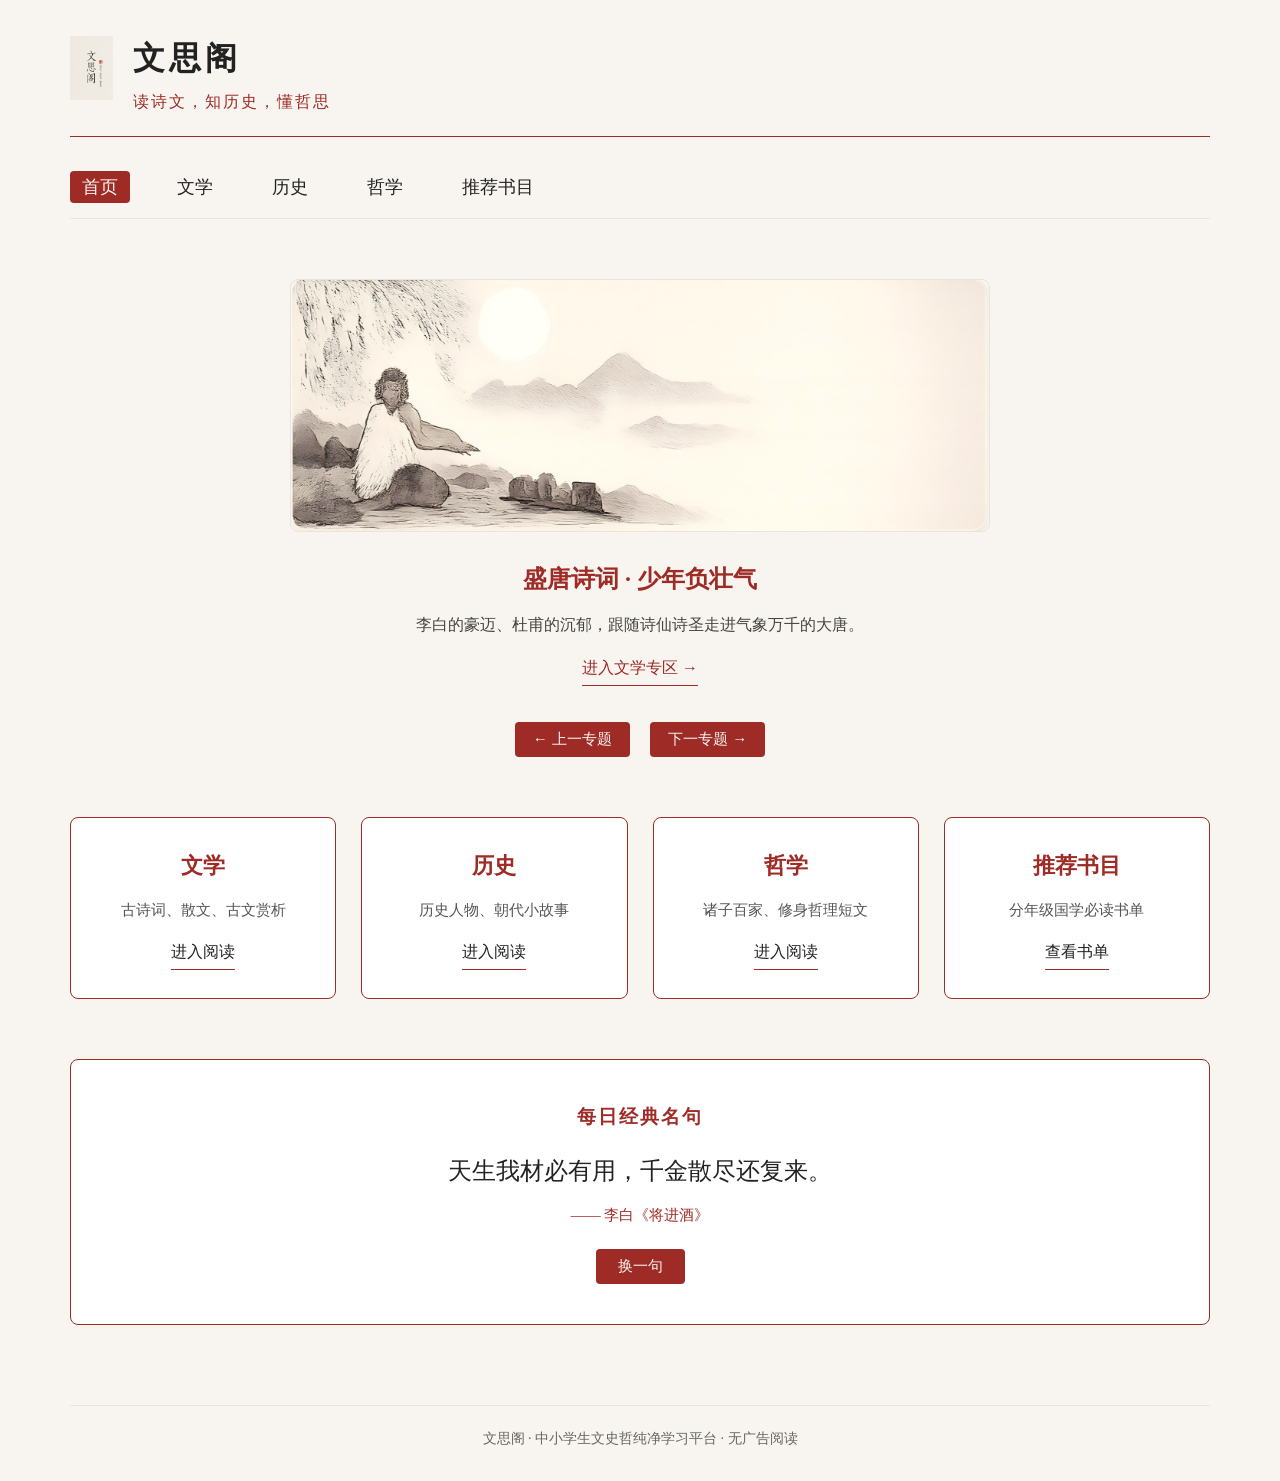
<file: index.html>
<!DOCTYPE html>
<html lang="zh-CN">
<head>
    <meta charset="UTF-8">
    <meta name="viewport" content="width=device-width, initial-scale=1.0">
    <title>文思阁 · 国风文史哲读书网站</title>
    <link rel="icon" href="ico/favicon.png" type="image/png">
    <link rel="stylesheet" href="css/style.css">
</head>
<body>
<!-- 网站头部：Logo 与标语 -->
<header>
    <div class="logo">
        <img src="img/logo.png" alt="文思阁网站logo">
    </div>
    <div class="site-title">
        <h1>文思阁</h1>
        <p>读诗文，知历史，懂哲思</p>
    </div>
</header>

<!-- 固定置顶导航栏 -->
<nav>
    <ul>
        <li><a href="index.html" class="active">首页</a></li>
        <li><a href="literature.html">文学</a></li>
        <li><a href="history.html">历史</a></li>
        <li><a href="philosophy.html">哲学</a></li>
        <li><a href="booklist.html">推荐书目</a></li>
    </ul>
</nav>

<main>
    <!-- 当期专题轮播（手动左右切换，无自动播放） -->
    <section class="slider-box">
        <div class="slide" id="slide-0">
            <img src="img/topic-wenxue.png" alt="盛唐诗词专题">
            <h3>盛唐诗词 · 少年负壮气</h3>
            <p>李白的豪迈、杜甫的沉郁，跟随诗仙诗圣走进气象万千的大唐。</p>
            <a class="slide-link" href="literature.html">进入文学专区 →</a>
        </div>
        <div class="slide" id="slide-1">
            <img src="img/topic-lishi.png" alt="三国史话专题">
            <h3>三国史话 · 英雄逐鹿时</h3>
            <p>赤壁烽火、空城智计，在故事里读懂乱世中的谋略与情怀。</p>
            <a class="slide-link" href="history.html">进入历史专区 →</a>
        </div>
        <div class="slide" id="slide-2">
            <img src="img/topic-zhexue.png" alt="庄子寓言专题">
            <h3>庄子寓言 · 逍遥天地间</h3>
            <p>庄周梦蝶、鲲鹏万里，借轻盈寓言体会道家自在通透的智慧。</p>
            <a class="slide-link" href="philosophy.html">进入哲学专区 →</a>
        </div>
        <div class="slider-btn">
            <button onclick="prevSlide()">← 上一专题</button>
            <button onclick="nextSlide()">下一专题 →</button>
        </div>
    </section>

    <!-- 四大分区快捷入口 -->
    <section class="card-wrap">
        <div class="card">
            <h4>文学</h4>
            <p>古诗词、散文、古文赏析</p>
            <a href="literature.html">进入阅读</a>
        </div>
        <div class="card">
            <h4>历史</h4>
            <p>历史人物、朝代小故事</p>
            <a href="history.html">进入阅读</a>
        </div>
        <div class="card">
            <h4>哲学</h4>
            <p>诸子百家、修身哲理短文</p>
            <a href="philosophy.html">进入阅读</a>
        </div>
        <div class="card">
            <h4>推荐书目</h4>
            <p>分年级国学必读书单</p>
            <a href="booklist.html">查看书单</a>
        </div>
    </section>

    <!-- 每日经典名句 -->
    <section class="sentence-box">
        <h3>每日经典名句</h3>
        <p id="dailySentence">—— 加载中 ——</p>
        <p id="sentenceSource"></p>
        <button class="sentence-btn" onclick="refreshSentence()">换一句</button>
    </section>
</main>

<!-- 页脚 -->
<footer>
    <p>文思阁 · 中小学生文史哲纯净学习平台 · 无广告阅读</p>
</footer>

<script src="js/main.js"></script>
</body>
</html>
</file>
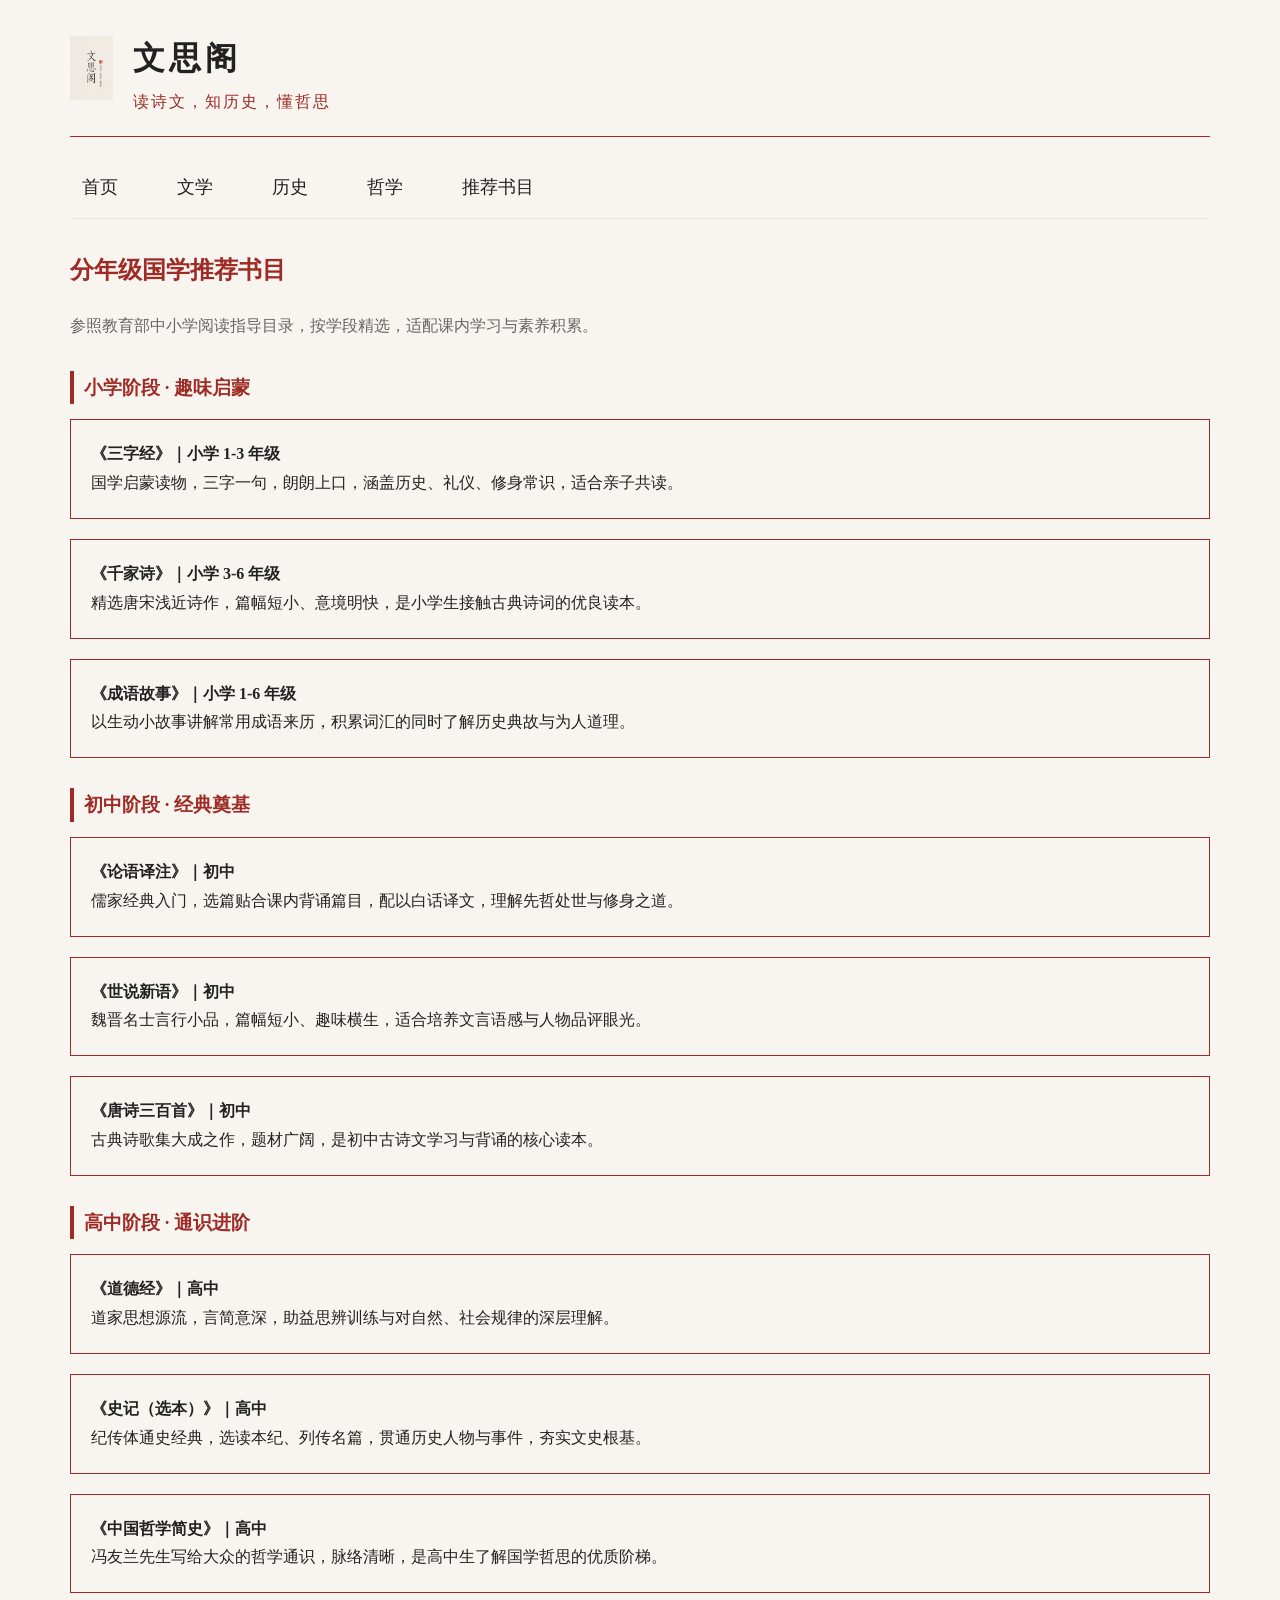
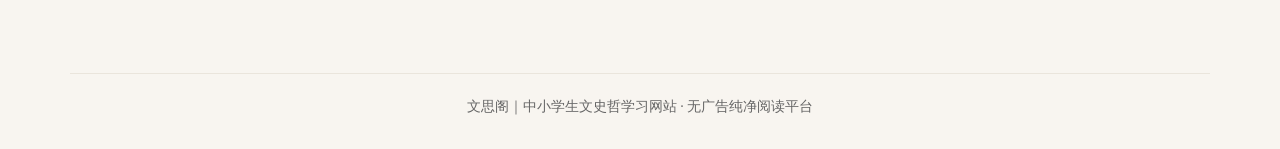
<file: booklist.html>
<!DOCTYPE html>
<html lang="zh-CN">
<head>
    <meta charset="UTF-8">
    <title>推荐书目｜文思阁</title>
    <link rel="icon" href="ico/favicon.png" type="image/png">
    <link rel="stylesheet" href="css/style.css">
</head>
<body>
<header>
    <div class="logo">
        <img src="img/logo.png" alt="文思阁logo">
    </div>
    <div class="site-title">
        <h1>文思阁</h1>
        <p>读诗文，知历史，懂哲思</p>
    </div>
</header>

<nav>
    <ul>
        <li><a href="index.html">首页</a></li>
        <li><a href="literature.html">文学</a></li>
        <li><a href="history.html">历史</a></li>
        <li><a href="philosophy.html">哲学</a></li>
        <li><a href="booklist.html">推荐书目</a></li>
    </ul>
</nav>

<main>
    <h2 style="color:#9E2B25;margin-bottom:20px;">分年级国学推荐书目</h2>
    <p style="margin-bottom:30px;color:#666;">参照教育部中小学阅读指导目录，按学段精选，适配课内学习与素养积累。</p>

    <h3 style="color:#9E2B25;margin:30px 0 15px;border-left:4px solid #9E2B25;padding-left:10px;">小学阶段 · 趣味启蒙</h3>
    <div style="border:1px solid #9E2B25;padding:20px;margin-bottom:20px;">
        <h4>《三字经》｜小学 1-3 年级</h4>
        <p>国学启蒙读物，三字一句，朗朗上口，涵盖历史、礼仪、修身常识，适合亲子共读。</p>
    </div>
    <div style="border:1px solid #9E2B25;padding:20px;margin-bottom:20px;">
        <h4>《千家诗》｜小学 3-6 年级</h4>
        <p>精选唐宋浅近诗作，篇幅短小、意境明快，是小学生接触古典诗词的优良读本。</p>
    </div>
    <div style="border:1px solid #9E2B25;padding:20px;margin-bottom:20px;">
        <h4>《成语故事》｜小学 1-6 年级</h4>
        <p>以生动小故事讲解常用成语来历，积累词汇的同时了解历史典故与为人道理。</p>
    </div>

    <h3 style="color:#9E2B25;margin:30px 0 15px;border-left:4px solid #9E2B25;padding-left:10px;">初中阶段 · 经典奠基</h3>
    <div style="border:1px solid #9E2B25;padding:20px;margin-bottom:20px;">
        <h4>《论语译注》｜初中</h4>
        <p>儒家经典入门，选篇贴合课内背诵篇目，配以白话译文，理解先哲处世与修身之道。</p>
    </div>
    <div style="border:1px solid #9E2B25;padding:20px;margin-bottom:20px;">
        <h4>《世说新语》｜初中</h4>
        <p>魏晋名士言行小品，篇幅短小、趣味横生，适合培养文言语感与人物品评眼光。</p>
    </div>
    <div style="border:1px solid #9E2B25;padding:20px;margin-bottom:20px;">
        <h4>《唐诗三百首》｜初中</h4>
        <p>古典诗歌集大成之作，题材广阔，是初中古诗文学习与背诵的核心读本。</p>
    </div>

    <h3 style="color:#9E2B25;margin:30px 0 15px;border-left:4px solid #9E2B25;padding-left:10px;">高中阶段 · 通识进阶</h3>
    <div style="border:1px solid #9E2B25;padding:20px;margin-bottom:20px;">
        <h4>《道德经》｜高中</h4>
        <p>道家思想源流，言简意深，助益思辨训练与对自然、社会规律的深层理解。</p>
    </div>
    <div style="border:1px solid #9E2B25;padding:20px;margin-bottom:20px;">
        <h4>《史记（选本）》｜高中</h4>
        <p>纪传体通史经典，选读本纪、列传名篇，贯通历史人物与事件，夯实文史根基。</p>
    </div>
    <div style="border:1px solid #9E2B25;padding:20px;margin-bottom:20px;">
        <h4>《中国哲学简史》｜高中</h4>
        <p>冯友兰先生写给大众的哲学通识，脉络清晰，是高中生了解国学哲思的优质阶梯。</p>
    </div>
</main>

<footer style="margin-top:80px;text-align:center;color:#666;">
    <p>文思阁｜中小学生文史哲学习网站 · 无广告纯净阅读平台</p>
</footer>
</body>
</html>
</file>
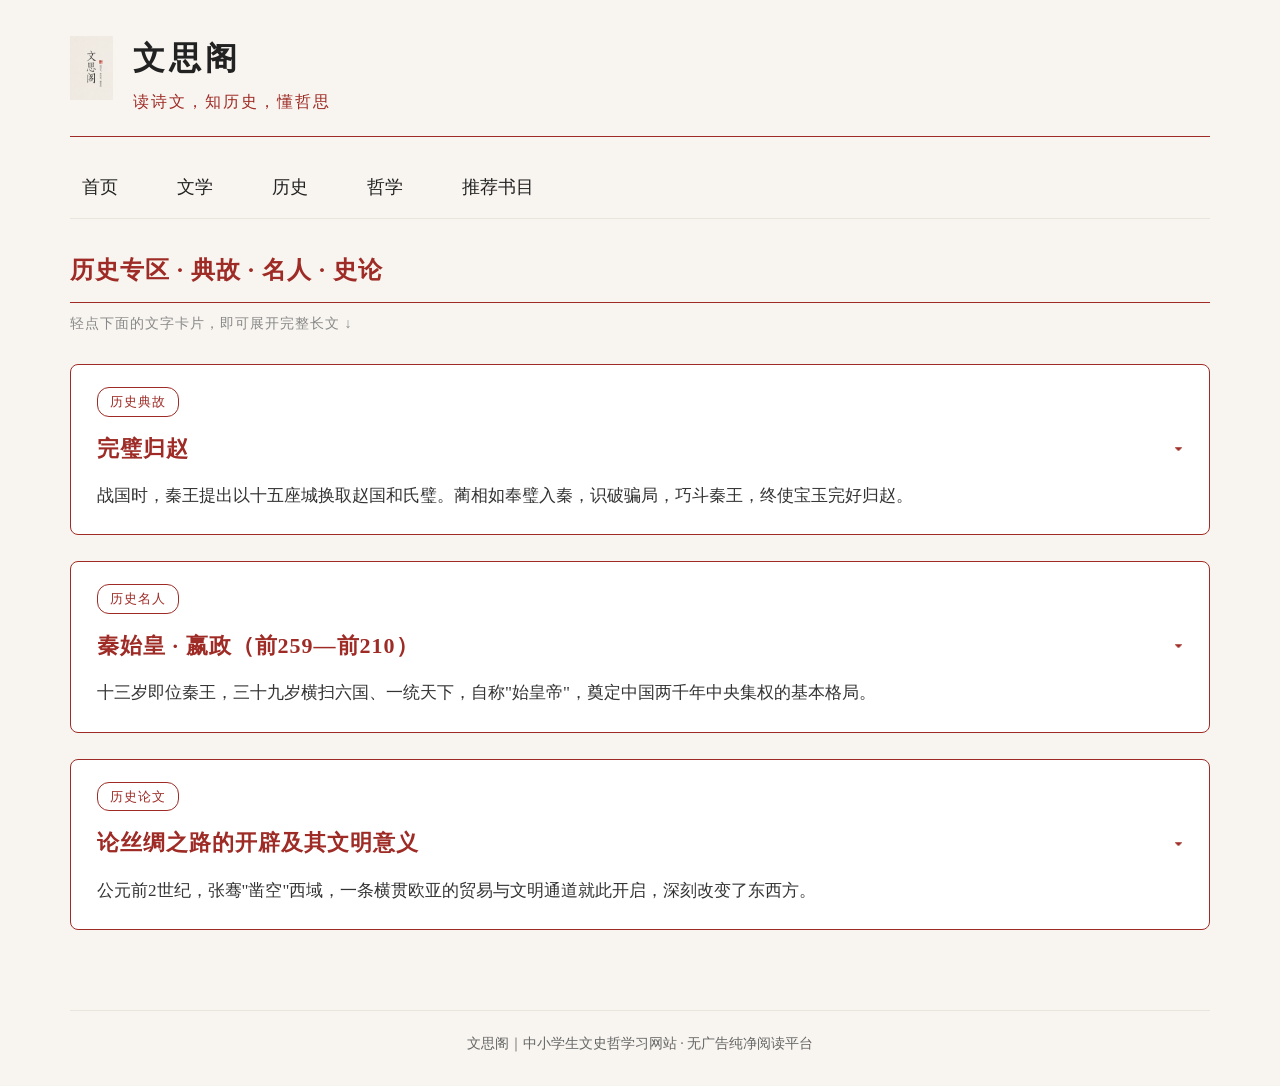
<file: history.html>
<!DOCTYPE html>
<html lang="zh-CN">
<head>
    <meta charset="UTF-8">
    <meta name="viewport" content="width=device-width, initial-scale=1.0">
    <title>历史专区 - 文思阁</title>
    <link rel="icon" href="ico/favicon.png" type="image/png">
    <link rel="stylesheet" href="css/style.css">
</head>
<body>
<header>
    <div class="logo">
        <img src="img/logo.png" alt="文思阁logo">
    </div>
    <div class="site-title">
        <h1>文思阁</h1>
        <p>读诗文，知历史，懂哲思</p>
    </div>
</header>
<nav>
    <ul>
        <li><a href="index.html">首页</a></li>
        <li><a href="literature.html">文学</a></li>
        <li><a href="history.html">历史</a></li>
        <li><a href="philosophy.html">哲学</a></li>
        <li><a href="booklist.html">推荐书目</a></li>
    </ul>
</nav>

<main>
    <h2 class="zone-title">历史专区 · 典故 · 名人 · 史论</h2>
    <p class="zone-hint">轻点下面的文字卡片，即可展开完整长文 ↓</p>

    <!-- 历史典故 -->
    <article class="entry" onclick="toggleEntry(this, event)">
        <span class="entry-tag">历史典故</span>
        <div class="entry-head">
            <h3>完璧归赵</h3>
            <span class="toggle">▾</span>
        </div>
        <div class="entry-preview">战国时，秦王提出以十五座城换取赵国和氏璧。蔺相如奉璧入秦，识破骗局，巧斗秦王，终使宝玉完好归赵。</div>
        <div class="entry-detail">
            <div class="entry-detail-inner">
                <hr class="divider-soft">
                <p>公元前283年前后，赵惠文王得到稀世宝玉"和氏璧"，秦昭襄王闻讯，派人送信说愿以十五座城交换。赵国明知秦国强横、多半不会真的割城，却不敢拒绝，于是派蔺相如携璧出使。</p>
                <p>到了秦国，秦王拿到和氏璧后只顾把玩，绝口不提城池之事。蔺相如立刻进言："璧上有小瑕疵，请让我指给大王看。"宝玉回到手中，他退到柱旁，怒发冲冠，直言若秦王逼抢，他便连人带璧撞碎在柱上。秦王怕毁了宝玉，只好让步。</p>
                <p>蔺相如料定秦国不会守约，当晚便派人偷偷将和氏璧送回赵国。次日他坦然告诉秦王：宝玉已归赵，若诚心换城，赵国自当献璧；否则请治罪。秦王无奈，只得礼送他回国。"完璧归赵"由此成为机智与胆识的代名词。</p>
            </div>
        </div>
    </article>

    <!-- 历史名人 -->
    <article class="entry" onclick="toggleEntry(this, event)">
        <span class="entry-tag">历史名人</span>
        <div class="entry-head">
            <h3>秦始皇 · 嬴政（前259—前210）</h3>
            <span class="toggle">▾</span>
        </div>
        <div class="entry-preview">十三岁即位秦王，三十九岁横扫六国、一统天下，自称"始皇帝"，奠定中国两千年中央集权的基本格局。</div>
        <div class="entry-detail">
            <div class="entry-detail-inner">
                <hr class="divider-soft">
                <p>嬴政生于赵国都城邯郸，幼年曾在赵为质，九岁回到秦国。公元前246年，十三岁的他继承王位；二十二岁亲政后，任用李斯、王翦等人，发动统一战争。自公元前230年至前221年，秦先后灭韩、赵、魏、楚、燕、齐，结束春秋战国五百余年的分裂。</p>
                <p>统一后，他自认"德兼三皇，功过五帝"，定名号为"皇帝"，自称始皇帝，希冀帝位世代相传。在位期间推行影响深远的集权措施：废分封、行郡县；统一文字（小篆）、度量衡与车轨；修筑驰道与万里长城以御匈奴；开凿灵渠连通南北。</p>
                <p>他也有备受争议的一面：为巩固思想统制，曾"焚书坑儒"；又笃信方术，派人出海寻仙，并五次巡游天下，劳民伤财。公元前210年，始皇巡游途中病逝于沙丘。他缔造的帝国仅历二世而亡，但其确立的中央集权与文教一统，却深深塑造了此后两千年的中国。</p>
            </div>
        </div>
    </article>

    <!-- 历史论文 -->
    <article class="entry" onclick="toggleEntry(this, event)">
        <span class="entry-tag">历史论文</span>
        <div class="entry-head">
            <h3>论丝绸之路的开辟及其文明意义</h3>
            <span class="toggle">▾</span>
        </div>
        <div class="entry-preview">公元前2世纪，张骞"凿空"西域，一条横贯欧亚的贸易与文明通道就此开启，深刻改变了东西方。</div>
        <div class="entry-detail">
            <div class="entry-detail-inner">
                <hr class="divider-soft">
                <p>丝绸之路的开通，通常以西汉张骞出使西域为标志。公元前138年，汉武帝为联络大月氏夹击匈奴，派张骞向西而行。他历经俘囚与逃亡，十三年后归汉，虽未达成军事同盟，却带回了西域的地理、物产与诸国状况，史称"凿空"。此后汉朝设河西四郡、据守西域，一条自长安经河西走廊、天山南北直至中亚与地中海的商道逐渐成形。</p>
                <p>这条通道首先是贸易之路：中国的丝绸、漆器、瓷器西去，西域的良马、葡萄、苜蓿与香料东来。但它更是一条文明之路——佛教自印度经此传入中原，深刻影响了中国思想与艺术；中国的造纸、火药等技术也沿路西传，推动了世界文明的进程。不同语言、宗教与技艺在驼铃声中相遇、交融。</p>
                <p>从历史纵深看，丝绸之路的意义远超经济交换。它证明：文明因交流而丰富，因封闭而停滞。今天"一带一路"的提出，正是对这条古老通道精神的当代回响——开放、互通与共处，仍是人类社会前行的恒久主题。</p>
            </div>
        </div>
    </article>
</main>

<footer style="margin-top:80px;text-align:center;color:#666;">
    <p>文思阁｜中小学生文史哲学习网站 · 无广告纯净阅读平台</p>
</footer>

<script src="js/main.js"></script>
</body>
</html>
</file>
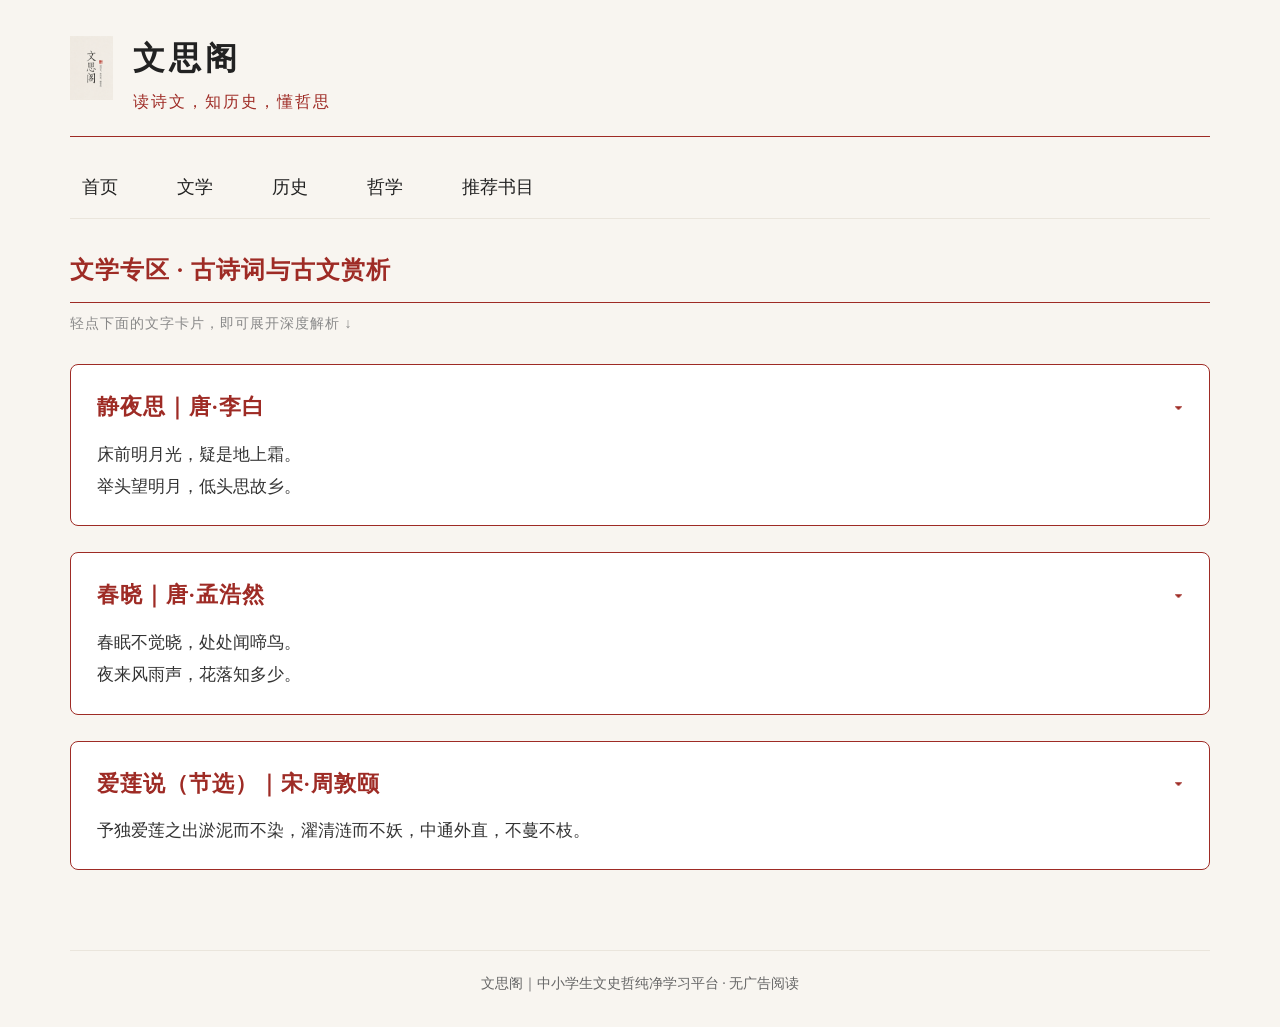
<file: literature.html>
<!DOCTYPE html>
<html lang="zh-CN">
<head>
    <meta charset="UTF-8">
    <meta name="viewport" content="width=device-width, initial-scale=1.0">
    <title>文学专区 - 文思阁</title>
    <!-- 网站标签图标 -->
    <link rel="icon" href="ico/favicon.png" type="image/png">
    <!-- 引入全局样式表 -->
    <link rel="stylesheet" href="css/style.css">
</head>
<body>
<!-- 网站头部Logo与标语 -->
<header>
    <div class="logo">
        <img src="img/logo.png" alt="文思阁网站logo">
    </div>
    <div class="site-title">
        <h1>文思阁</h1>
        <p>读诗文，知历史，懂哲思</p>
    </div>
</header>

<!-- 全站统一导航栏，可跳转所有板块 -->
<nav>
    <ul>
        <li><a href="index.html">首页</a></li>
        <li><a href="literature.html">文学</a></li>
        <li><a href="history.html">历史</a></li>
        <li><a href="philosophy.html">哲学</a></li>
        <li><a href="booklist.html">推荐书目</a></li>
    </ul>
</nav>

<!-- 文学内容主体区域 -->
<main>
    <h2 class="zone-title">文学专区 · 古诗词与古文赏析</h2>
    <p class="zone-hint">轻点下面的文字卡片，即可展开深度解析 ↓</p>

    <!-- 诗词卡片：表面显示诗句，点击弹出长文解析 -->
    <article class="entry" onclick="toggleEntry(this, event)">
        <div class="entry-head">
            <h3>静夜思｜唐·李白</h3>
            <span class="toggle">▾</span>
        </div>
        <div class="entry-preview">床前明月光，疑是地上霜。<br>举头望明月，低头思故乡。</div>
        <div class="entry-detail">
            <div class="entry-detail-inner">
                <hr class="divider-soft">
                <p>《静夜思》写于李白青年离乡、客居异乡的某个深夜。一轮明月悬在窗前，清冷的月光洒落床前，诗人在恍惚间竟把它当成了地上的秋霜。这一个"疑"字，写尽了游子在陌生环境里的孤单与迷离。</p>
                <p>等到他抬起头望向那轮明月，乡愁便再也按捺不住——"举头"与"低头"两个动作，一仰一俯之间，目光从远方明月落回脚下故乡。月亮在中国古典诗词里本就是团圆的象征，而此刻它越明亮，游子的思念就越浓。</p>
                <p>全诗仅二十字，没有一个生僻字，却把"见月—思乡"这份人类共通的情感写得干净透彻。也正因如此，它成为千百年来华人孩童启蒙必背的第一首唐诗，陪伴一代代人第一次读懂"想家"的滋味。</p>
            </div>
        </div>
    </article>

    <article class="entry" onclick="toggleEntry(this, event)">
        <div class="entry-head">
            <h3>春晓｜唐·孟浩然</h3>
            <span class="toggle">▾</span>
        </div>
        <div class="entry-preview">春眠不觉晓，处处闻啼鸟。<br>夜来风雨声，花落知多少。</div>
        <div class="entry-detail">
            <div class="entry-detail-inner">
                <hr class="divider-soft">
                <p>《春晓》捕捉的是春日清晨醒来那一刻的慵懒与温柔。诗人一夜好睡，不知不觉天已大亮，耳边是处处鸟鸣——"不觉晓"三个字，把春日酣眠的舒适写得极自然，也透着一份闲适的心境。</p>
                <p>后两句笔锋一转，由听觉想到昨夜：风雨声中，不知园中花儿又被打落了多少。"知多少"不是真要去数，而是一种轻轻的怜惜与怅惘。全诗没有直接写"美"，却让人看见一个生机盎然又易逝的春天。</p>
                <p>孟浩然是唐代山水田园诗的代表，他擅长用最平白的语言写最真切的感受。这首小诗没有雕琢，却因那份对自然与生命的体贴，成为传诵千年的春日绝唱。</p>
            </div>
        </div>
    </article>

    <article class="entry" onclick="toggleEntry(this, event)">
        <div class="entry-head">
            <h3>爱莲说（节选）｜宋·周敦颐</h3>
            <span class="toggle">▾</span>
        </div>
        <div class="entry-preview">予独爱莲之出淤泥而不染，濯清涟而不妖，中通外直，不蔓不枝。</div>
        <div class="entry-detail">
            <div class="entry-detail-inner">
                <hr class="divider-soft">
                <p>《爱莲说》是北宋理学家周敦颐的一篇短文。古人爱菊、爱牡丹，他却独爱莲花——只因莲花"出淤泥而不染"：它从浑浊的泥沼里生长，却不被污染；在清波中洗涤，却不显妖艳。</p>
                <p>"中通外直，不蔓不枝"写莲的形，也写人的德：内心通达、外表端正，既不旁生枝节，也不攀附讨好。周敦颐借莲花，表达的是君子应有的品格——身处纷扰而保持清白，立身正直而不骄不媚。</p>
                <p>这篇文章篇幅极短，却立意高远，是宋代理学"以物喻理"的典范。它教会读者：真正的美不在华丽，而在洁净与节制；真正的修养，是在复杂世界里守住本心。</p>
            </div>
        </div>
    </article>
</main>

<!-- 页面底部版权文字 -->
<footer>
    <p>文思阁｜中小学生文史哲纯净学习平台 · 无广告阅读</p>
</footer>

<!-- 引入交互脚本（展开/收起、轮播、每日名句） -->
<script src="js/main.js"></script>
</body>
</html>
</file>
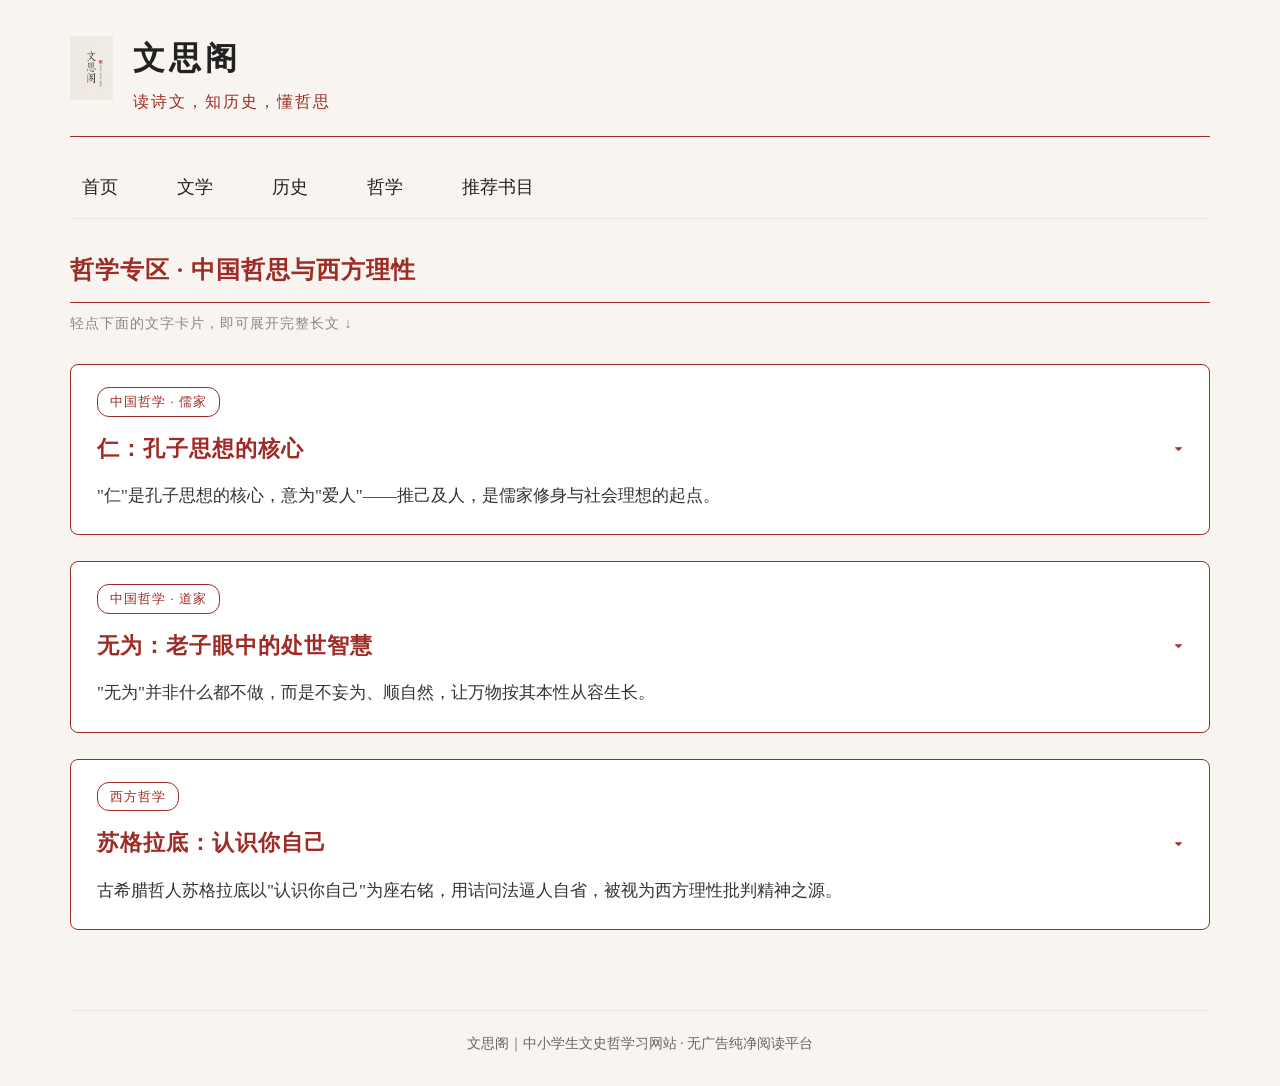
<file: philosophy.html>
<!DOCTYPE html>
<html lang="zh-CN">
<head>
    <meta charset="UTF-8">
    <meta name="viewport" content="width=device-width, initial-scale=1.0">
    <title>哲学专区 - 文思阁</title>
    <link rel="icon" href="ico/favicon.png" type="image/png">
    <link rel="stylesheet" href="css/style.css">
</head>
<body>
<header>
    <div class="logo">
        <img src="img/logo.png" alt="文思阁logo">
    </div>
    <div class="site-title">
        <h1>文思阁</h1>
        <p>读诗文，知历史，懂哲思</p>
    </div>
</header>
<nav>
    <ul>
        <li><a href="index.html">首页</a></li>
        <li><a href="literature.html">文学</a></li>
        <li><a href="history.html">历史</a></li>
        <li><a href="philosophy.html">哲学</a></li>
        <li><a href="booklist.html">推荐书目</a></li>
    </ul>
</nav>

<main>
    <h2 class="zone-title">哲学专区 · 中国哲思与西方理性</h2>
    <p class="zone-hint">轻点下面的文字卡片，即可展开完整长文 ↓</p>

    <!-- 中国哲学 · 儒家 -->
    <article class="entry" onclick="toggleEntry(this, event)">
        <span class="entry-tag">中国哲学 · 儒家</span>
        <div class="entry-head">
            <h3>仁：孔子思想的核心</h3>
            <span class="toggle">▾</span>
        </div>
        <div class="entry-preview">"仁"是孔子思想的核心，意为"爱人"——推己及人，是儒家修身与社会理想的起点。</div>
        <div class="entry-detail">
            <div class="entry-detail-inner">
                <hr class="divider-soft">
                <p>在《论语》中，"仁"出现上百次，是孔子最看重的品德。它最基本的含义是"爱人"，即把他人放在心上。孔子说"己所不欲，勿施于人"，又用"忠恕"二字概括仁道：尽己之力帮助别人是"忠"，体谅宽容是"恕"。</p>
                <p>如何实现仁？孔子强调从身边做起：先孝顺父母、友爱兄弟，再把这份善意推及他人与社会。"孝悌也者，其为仁之本与"——家庭之爱，正是仁的起点。同时，仁也要求"克己复礼"，克制私欲、言行合礼，让个人修养与社会秩序彼此成就。</p>
                <p>两千多年来，"仁"塑造了中国人的道德底色：重人情、讲责任、求和谐。它不只属于古代，今天"与人为善""将心比心"的日常准则，仍是仁的精神在当代的延续。</p>
            </div>
        </div>
    </article>

    <!-- 中国哲学 · 道家 -->
    <article class="entry" onclick="toggleEntry(this, event)">
        <span class="entry-tag">中国哲学 · 道家</span>
        <div class="entry-head">
            <h3>无为：老子眼中的处世智慧</h3>
            <span class="toggle">▾</span>
        </div>
        <div class="entry-preview">"无为"并非什么都不做，而是不妄为、顺自然，让万物按其本性从容生长。</div>
        <div class="entry-detail">
            <div class="entry-detail-inner">
                <hr class="divider-soft">
                <p>"无为"出自老子的《道德经》："为学日益，为道日损，损之又损，以至于无为。"许多人误以为无为是消极怠惰，其实它反对的是"妄为"——违背规律、强求控制的多余动作。</p>
                <p>老子主张"道法自然"：天地万物各有其性，最好的治理与修养，是顺应而非强行扭曲。就像水"善利万物而不争"，圣人辅助万物生长却不居功。治国上，他提倡"我无为而民自化"；修身中，则是放下执念、回归本真。</p>
                <p>这对今天仍有启发：教育不必揠苗助长，管理不必事必躬亲，生活不必处处较劲。懂得在恰当处"不干涉"，反倒能让事物自然向好——这便是无为背后那份从容的智慧。</p>
            </div>
        </div>
    </article>

    <!-- 西方哲学 -->
    <article class="entry" onclick="toggleEntry(this, event)">
        <span class="entry-tag">西方哲学</span>
        <div class="entry-head">
            <h3>苏格拉底：认识你自己</h3>
            <span class="toggle">▾</span>
        </div>
        <div class="entry-preview">古希腊哲人苏格拉底以"认识你自己"为座右铭，用诘问法逼人自省，被视为西方理性批判精神之源。</div>
        <div class="entry-detail">
            <div class="entry-detail-inner">
                <hr class="divider-soft">
                <p>苏格拉底（前470—前399）是古希腊雅典的哲学家，虽未留下著作，却以"街头对话"闻名。他常在大市集与人辩论，自称"一无所知"，唯一比人高明之处，是知道自己无知。德尔斐神谕称他为"最智慧的人"，他却用一生去检验这句话。</p>
                <p>他发明"诘问法"（又称产婆术）：不直接给答案，而是不断追问"你所说的正义/勇敢/美德，究竟是什么？"，逼对方暴露矛盾、重新思考。他相信，真理像胎儿一样本就藏在心中，哲学的作用只是助其"分娩"。这种怀疑与自省，正是"认识你自己"的真义——人最该审视的，是自己的灵魂与认知。</p>
                <p>因质疑传统、启迪青年，苏格拉底被雅典法庭以"败坏青年、不敬神明"处死。他从容饮下毒酒，以生命捍卫了理性与良知。柏拉图师承于他，西方哲学由此发端；而那句"未经省察的人生不值得过"，至今仍在提醒我们：思考与自知之明，是人区别于万物最根本的光。</p>
            </div>
        </div>
    </article>
</main>

<footer style="margin-top:80px;text-align:center;color:#666;">
    <p>文思阁｜中小学生文史哲学习网站 · 无广告纯净阅读平台</p>
</footer>

<script src="js/main.js"></script>
</body>
</html>
</file>
<file: css/style.css>
/* ===== 文思阁 全局样式 ===== */
/* 配色铁律：米白底 #F8F5F0 / 正文 #222222 / 暗红 #9E2B25 / 浅灰 #EAE5DC */
* {
    margin: 0;
    padding: 0;
    box-sizing: border-box;
}

body {
    background-color: #F8F5F0;
    color: #222222;
    font-family: "Songti SC", "SimSun", "STSong", serif;
    line-height: 1.8;
    max-width: 1200px;
    margin: 0 auto;
    padding: 30px;
}

/* 头部：Logo + 站名 + 标语 */
header {
    display: flex;
    align-items: center;
    gap: 20px;
    margin-bottom: 20px;
    padding-bottom: 20px;
    border-bottom: 1px solid #9E2B25;
}
.logo img {
    height: 64px;
}
.site-title h1 {
    font-size: 32px;
    color: #222222;
    letter-spacing: 4px;
}
.site-title p {
    color: #9E2B25;
    font-size: 16px;
    letter-spacing: 2px;
}

/* 固定置顶导航 */
nav {
    position: sticky;
    top: 0;
    background-color: #F8F5F0;
    z-index: 10;
    border-bottom: 1px solid #EAE5DC;
    margin-bottom: 30px;
}
nav ul {
    display: flex;
    gap: 35px;
    list-style: none;
    padding: 14px 0;
    flex-wrap: wrap;
}
nav a {
    text-decoration: none;
    font-size: 18px;
    color: #222222;
    padding: 6px 12px;
    border-radius: 4px;
    transition: background-color 0.2s, color 0.2s;
}
nav a:hover,
nav a.active {
    background-color: #9E2B25;
    color: #F8F5F0;
}

/* 专题轮播（手动切换，无自动播放） */
.slider-box {
    margin: 40px 0;
    text-align: center;
}
.slide {
    display: none;
    padding: 20px;
}
.slide.active {
    display: block;
}
.slide img {
    max-width: 700px;
    width: 100%;
    border: 1px solid #EAE5DC;
    border-radius: 8px;
    margin-bottom: 16px;
}
.slide h3 {
    font-size: 24px;
    color: #9E2B25;
    margin-bottom: 10px;
}
.slide p {
    font-size: 16px;
    color: #444;
    max-width: 600px;
    margin: 0 auto 14px;
}
.slide-link {
    display: inline-block;
    color: #9E2B25;
    text-decoration: none;
    font-size: 16px;
    border-bottom: 1px solid #9E2B25;
    padding-bottom: 2px;
}
.slider-btn {
    margin-top: 16px;
}
.slider-btn button {
    background: #9E2B25;
    color: #F8F5F0;
    border: none;
    padding: 8px 18px;
    margin: 0 8px;
    border-radius: 4px;
    cursor: pointer;
    font-size: 15px;
    transition: opacity 0.2s;
}
.slider-btn button:hover {
    opacity: 0.85;
}

/* 四大分区卡片（响应式网格） */
.card-wrap {
    display: grid;
    grid-template-columns: repeat(4, 1fr);
    gap: 25px;
    margin: 60px 0;
}
.card {
    border: 1px solid #9E2B25;
    border-radius: 8px;
    padding: 28px 20px;
    text-align: center;
    background-color: #FFFFFF;
    transition: background-color 0.2s;
}
.card:hover {
    background-color: #EAE5DC;
}
.card h4 {
    font-size: 22px;
    margin-bottom: 12px;
    color: #9E2B25;
}
.card p {
    font-size: 15px;
    color: #555;
    margin-bottom: 14px;
}
.card a {
    display: inline-block;
    color: #222222;
    text-decoration: none;
    border-bottom: 1px solid #9E2B25;
    padding-bottom: 2px;
}

/* 每日名句 */
.sentence-box {
    border: 1px solid #9E2B25;
    border-radius: 8px;
    padding: 40px;
    text-align: center;
    margin: 50px 0;
    background-color: #FFFFFF;
}
.sentence-box h3 {
    color: #9E2B25;
    margin-bottom: 18px;
    letter-spacing: 2px;
}
#dailySentence {
    font-size: 24px;
    color: #222222;
    line-height: 1.6;
}
#sentenceSource {
    margin-top: 12px;
    font-size: 15px;
    color: #9E2B25;
}
.sentence-btn {
    margin-top: 20px;
    background: #9E2B25;
    color: #F8F5F0;
    border: none;
    padding: 8px 22px;
    border-radius: 4px;
    cursor: pointer;
    font-size: 15px;
    transition: opacity 0.2s;
}
.sentence-btn:hover {
    opacity: 0.85;
}

/* 页脚 */
footer {
    margin-top: 80px;
    text-align: center;
    color: #666;
    padding-top: 20px;
    border-top: 1px solid #EAE5DC;
    font-size: 14px;
}

img {
    max-width: 100%;
}

/* 响应式：平板 */
@media (max-width: 1024px) {
    .card-wrap {
        grid-template-columns: repeat(2, 1fr);
    }
}
/* 响应式：手机 */
@media (max-width: 768px) {
    body {
        padding: 16px;
    }
    .site-title h1 {
        font-size: 26px;
    }
    nav ul {
        gap: 16px;
    }
    nav a {
        font-size: 16px;
        padding: 6px 8px;
    }
    .card-wrap {
        grid-template-columns: 1fr;
    }
    .sentence-box {
        padding: 28px 16px;
    }
    #dailySentence {
        font-size: 20px;
    }
}

/* ===== 可点击展开条目（表面文字框 → 点击弹出长文） ===== */
.zone-title {
    color: #9E2B25;
    margin-bottom: 8px;
    border-bottom: 1px solid #9E2B25;
    padding-bottom: 10px;
    letter-spacing: 1px;
}
.zone-hint {
    color: #888;
    font-size: 14px;
    margin-bottom: 28px;
    letter-spacing: 1px;
}
.entry {
    border: 1px solid #9E2B25;
    border-radius: 8px;
    padding: 22px 26px;
    margin-bottom: 26px;
    background-color: #FFFFFF;
    cursor: pointer;
    transition: background-color 0.2s, box-shadow 0.2s;
    animation: fadeInUp 0.5s ease both;
}
.entry:hover {
    background-color: #F8F5F0;
    box-shadow: 0 2px 12px rgba(158, 43, 37, 0.08);
}
.entry:nth-of-type(1) { animation-delay: 0.04s; }
.entry:nth-of-type(2) { animation-delay: 0.10s; }
.entry:nth-of-type(3) { animation-delay: 0.16s; }
.entry:nth-of-type(4) { animation-delay: 0.22s; }
.entry-tag {
    display: inline-block;
    font-size: 13px;
    color: #9E2B25;
    border: 1px solid #9E2B25;
    border-radius: 12px;
    padding: 2px 12px;
    margin-bottom: 12px;
    letter-spacing: 1px;
}
.entry-head {
    display: flex;
    align-items: center;
    justify-content: space-between;
    gap: 12px;
}
.entry-head h3 {
    color: #9E2B25;
    font-size: 22px;
    letter-spacing: 1px;
}
.toggle {
    color: #9E2B25;
    font-size: 18px;
    transition: transform 0.3s ease;
    flex-shrink: 0;
}
.entry.open .toggle {
    transform: rotate(180deg);
}
.entry-preview {
    margin-top: 12px;
    font-size: 17px;
    color: #333;
    line-height: 1.9;
}
.entry-detail {
    display: grid;
    grid-template-rows: 0fr;
    transition: grid-template-rows 0.32s ease;
}
.entry.open .entry-detail {
    grid-template-rows: 1fr;
}
.entry-detail-inner {
    overflow: hidden;
    opacity: 0;
    transition: opacity 0.3s ease 0.05s;
}
.entry.open .entry-detail-inner {
    opacity: 1;
}
.entry-detail-inner hr.divider-soft {
    margin: 18px 0 4px;
    border: none;
    border-top: 1px dashed #EAE5DC;
}
.entry-detail-inner p {
    margin-top: 14px;
    font-size: 16px;
    color: #333;
    line-height: 2;
    text-align: justify;
}

/* 轻柔入场动效（不循环、不刺眼） */
@keyframes fadeInUp {
    from { opacity: 0; transform: translateY(12px); }
    to   { opacity: 1; transform: translateY(0); }
}
@media (prefers-reduced-motion: reduce) {
    .entry { animation: none; }
    .entry-detail, .toggle, .entry-detail-inner { transition: none; }
}
</file>
